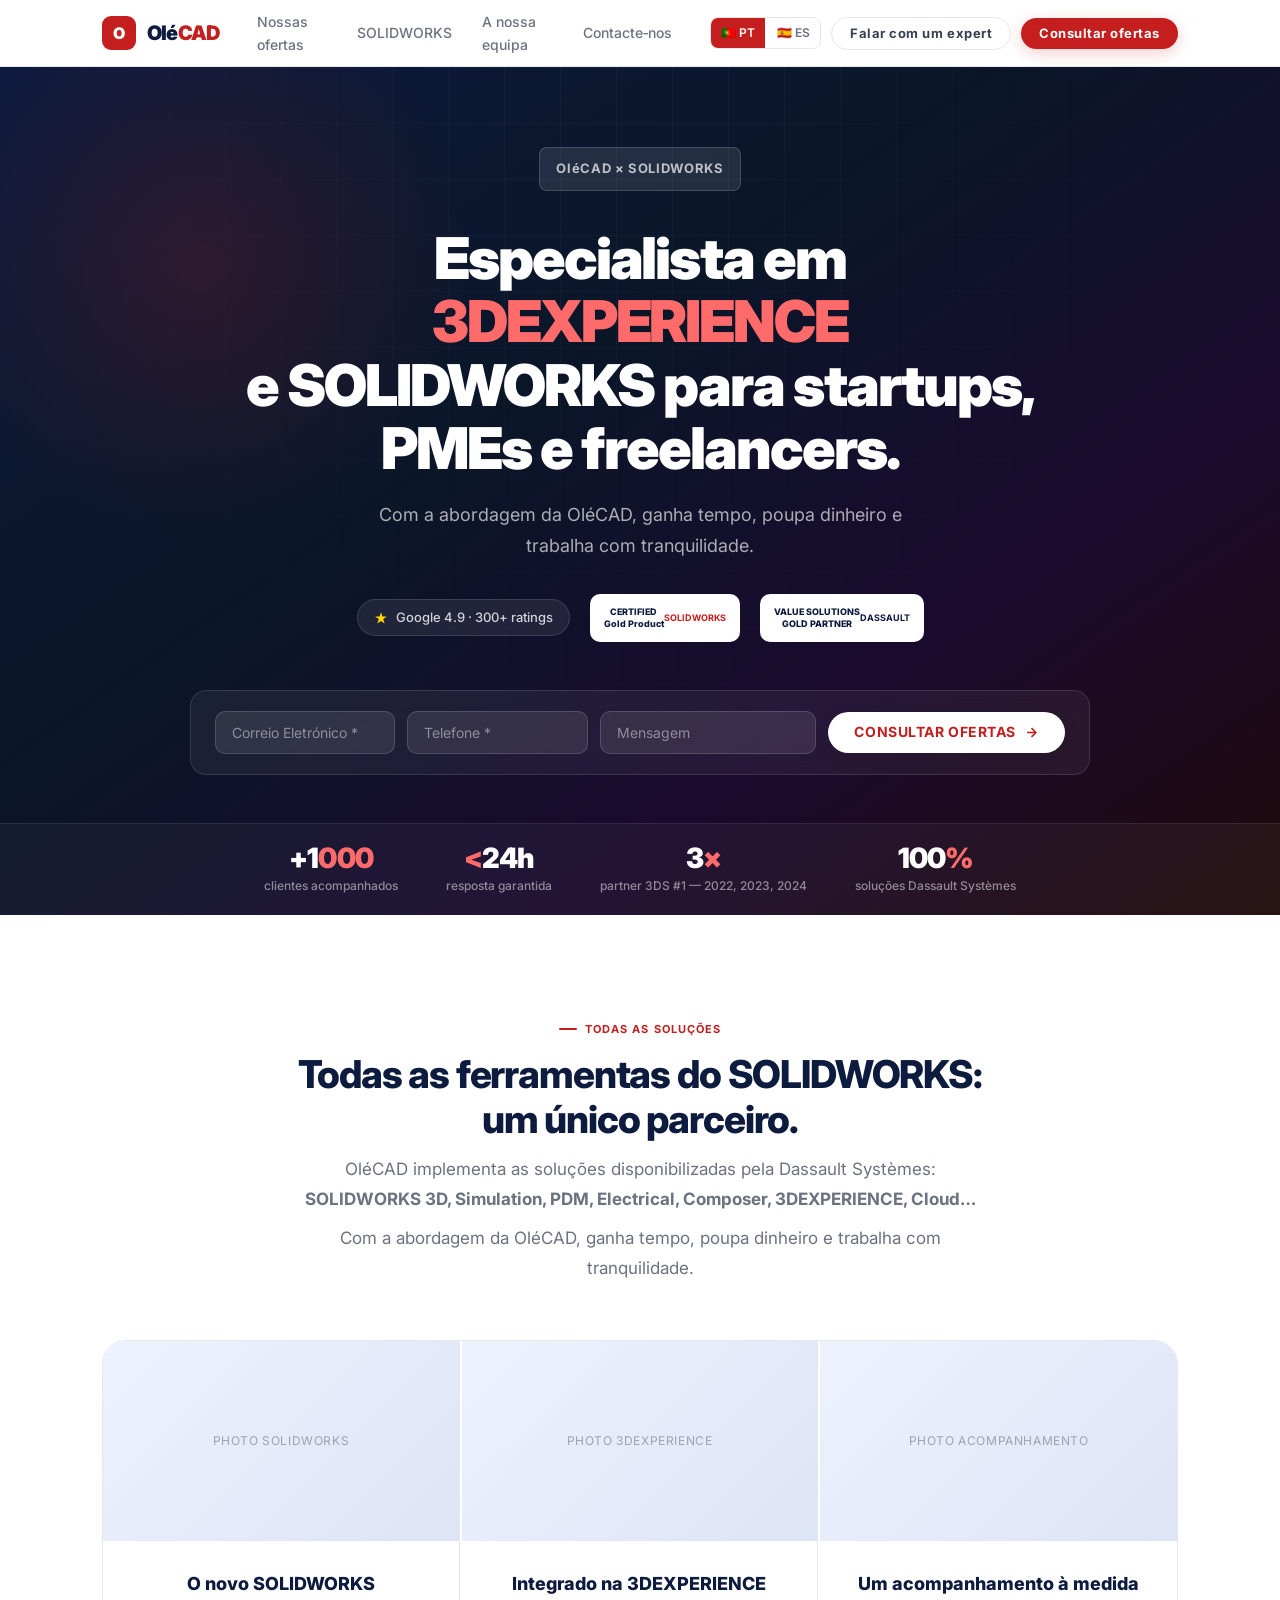
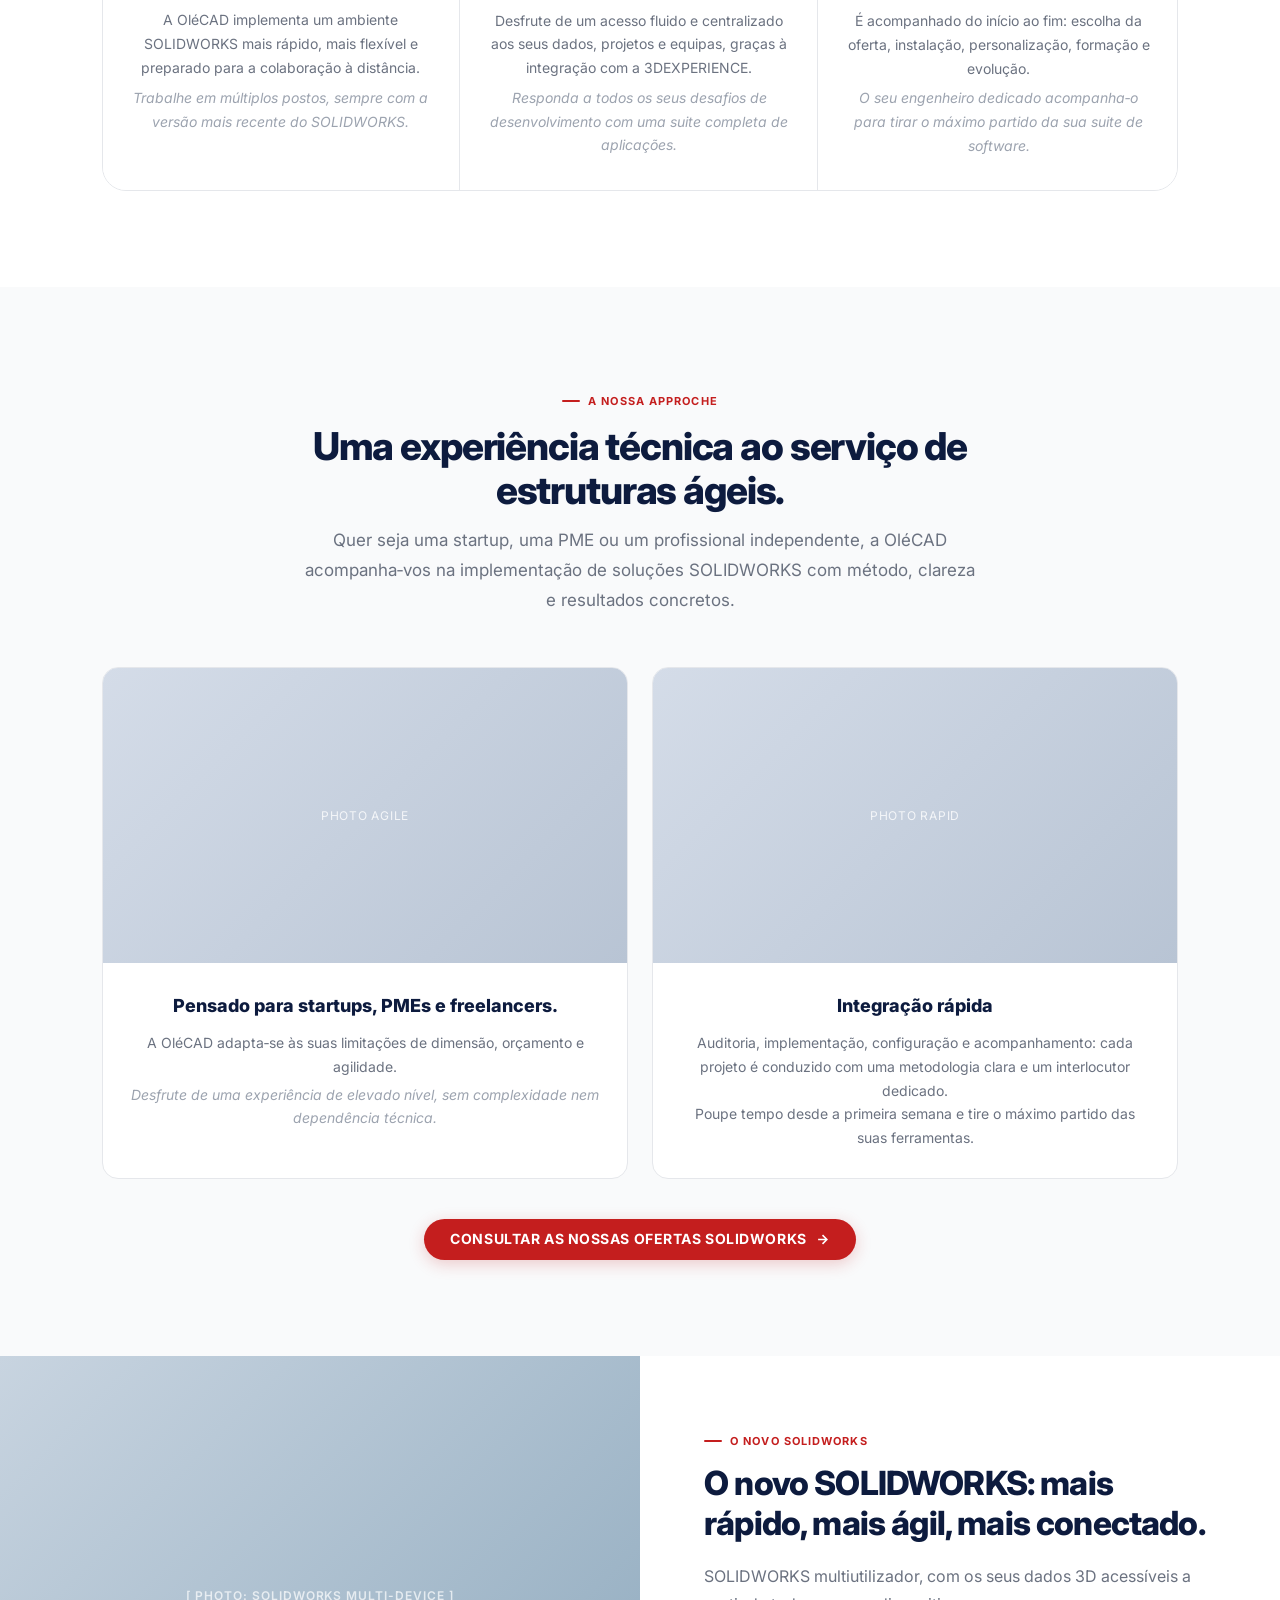
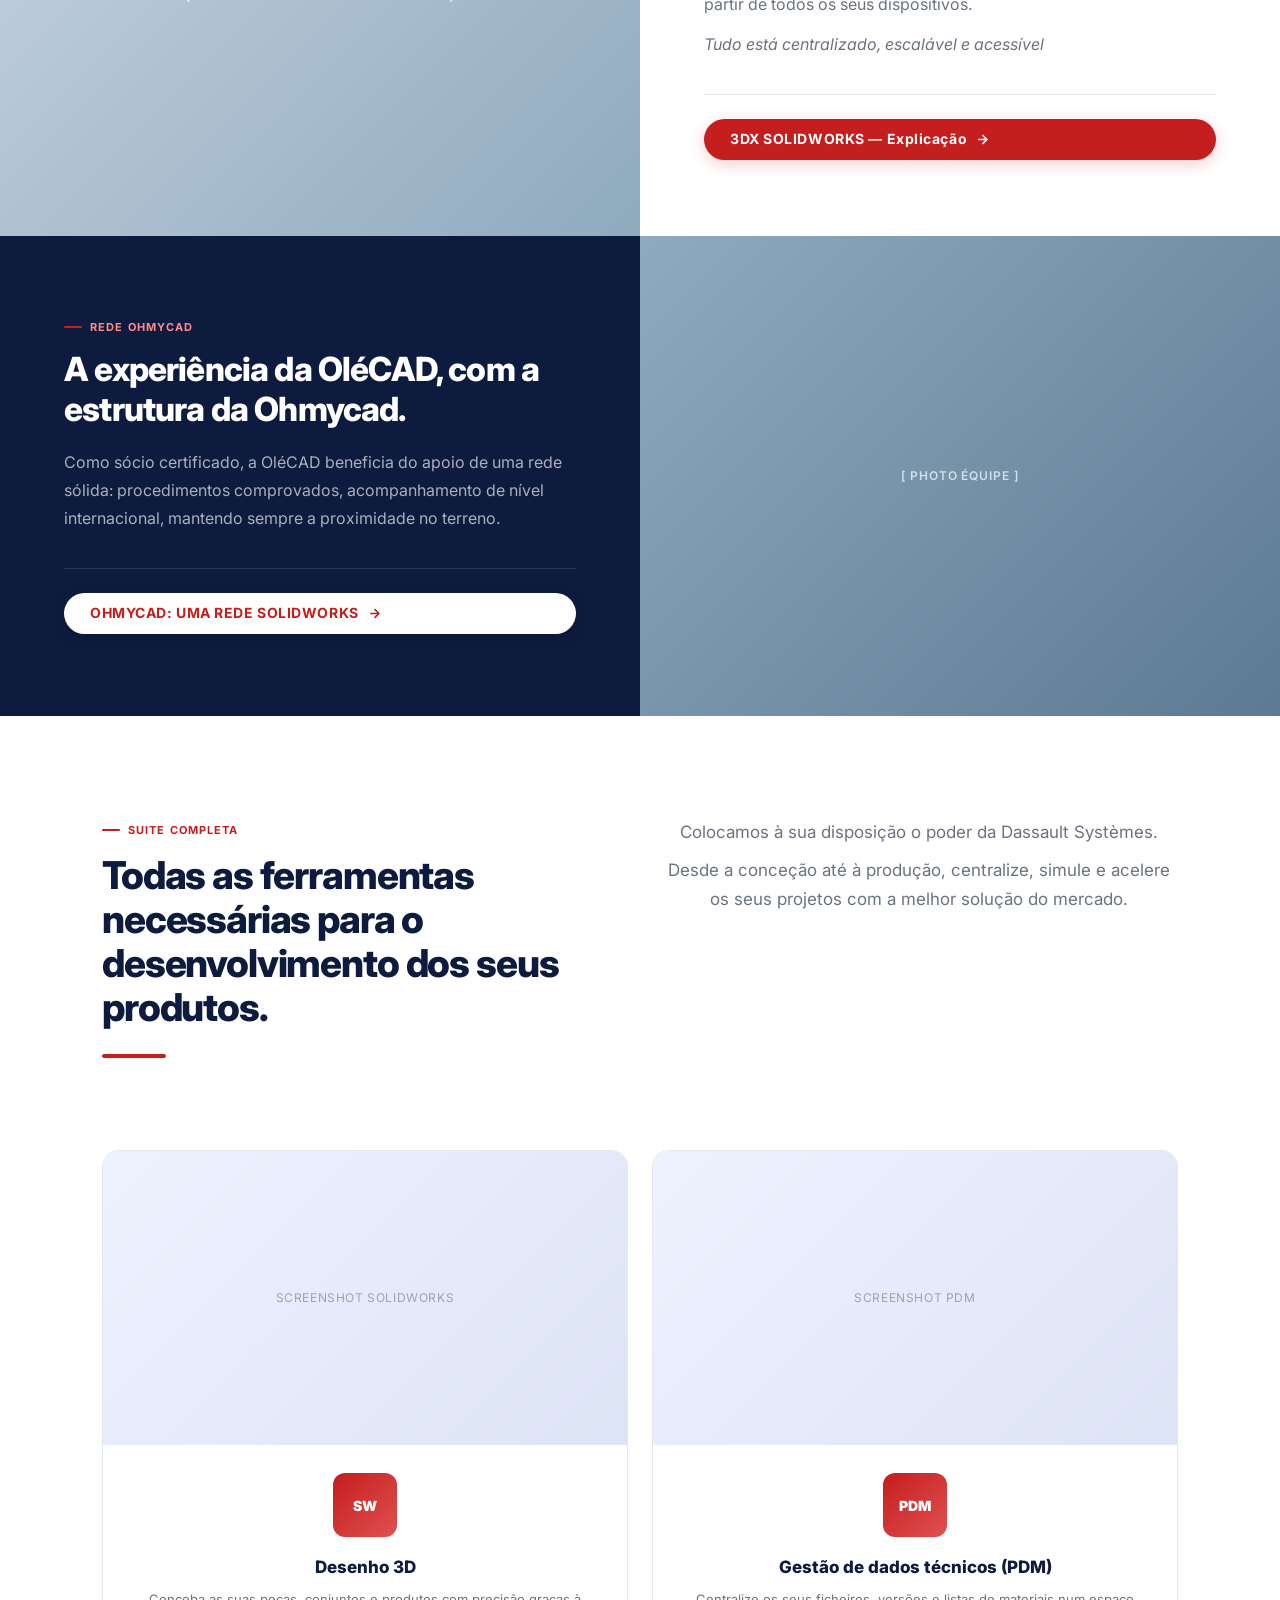
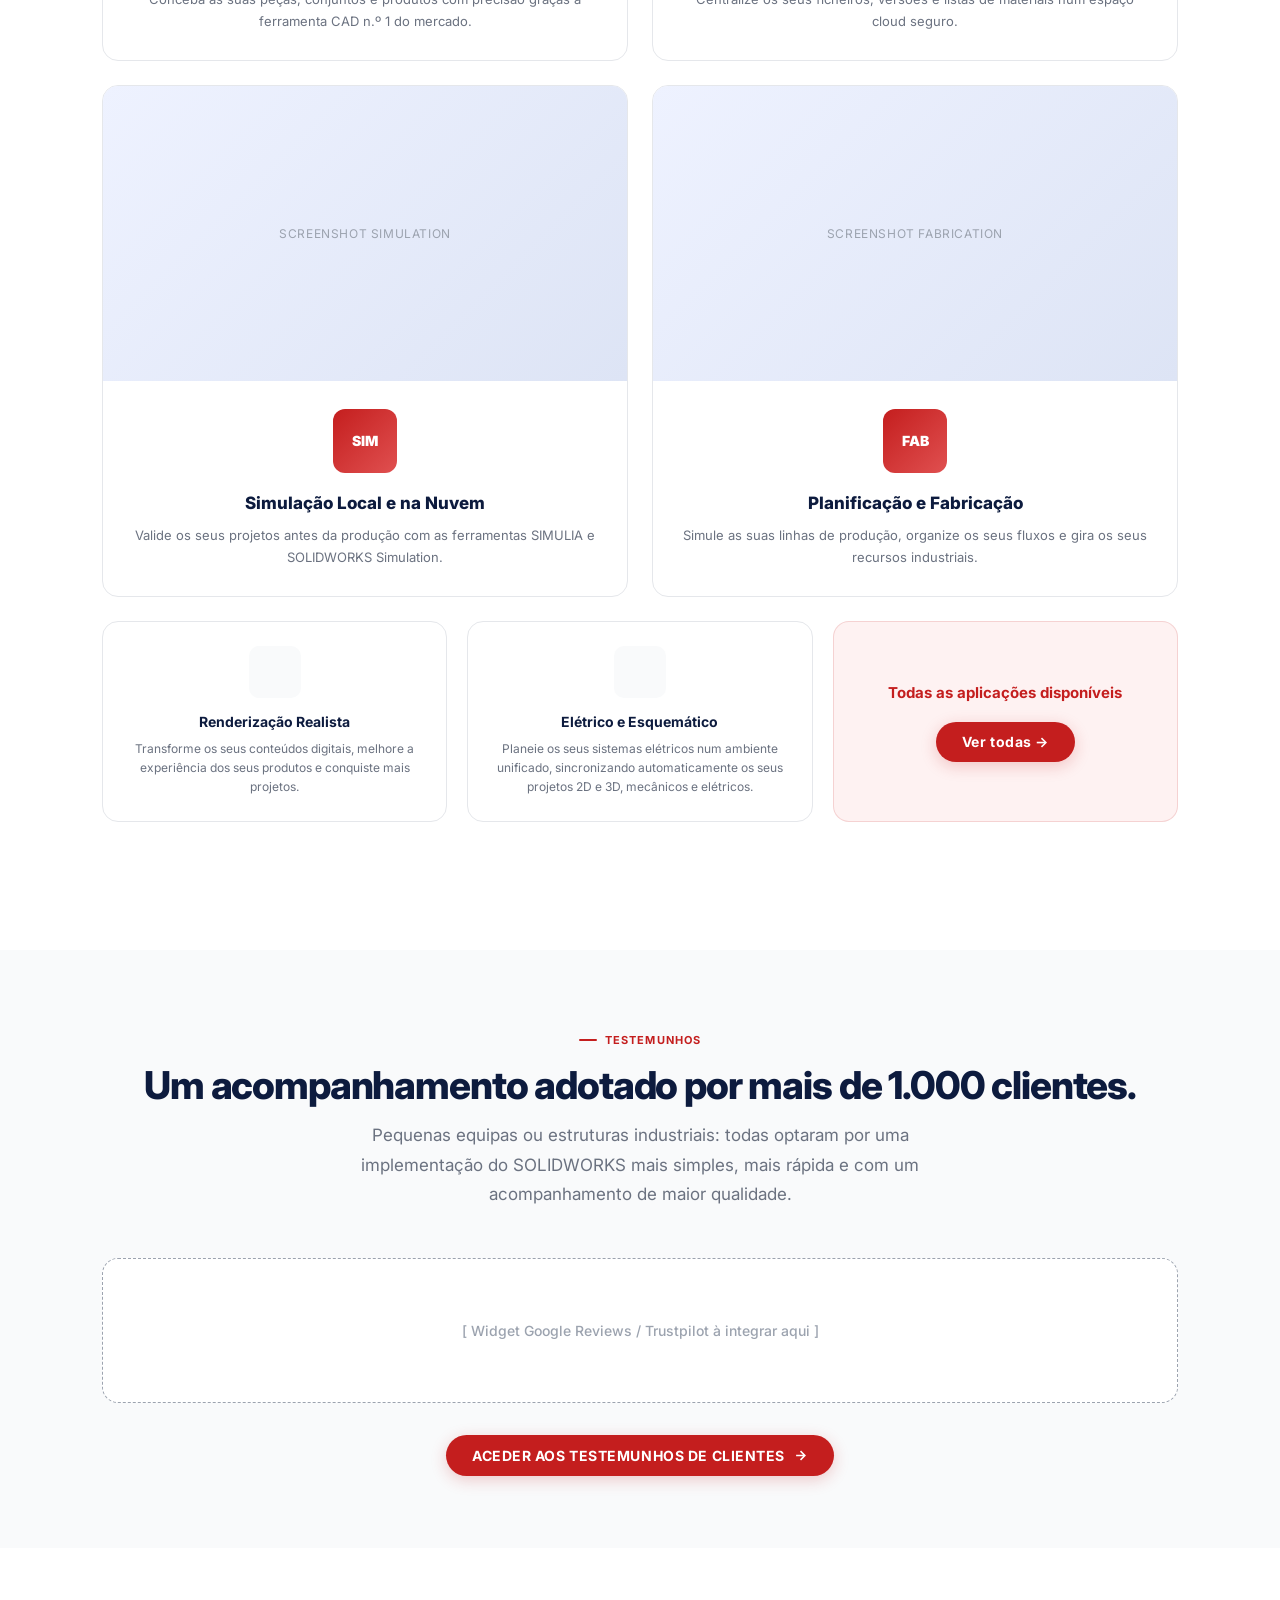
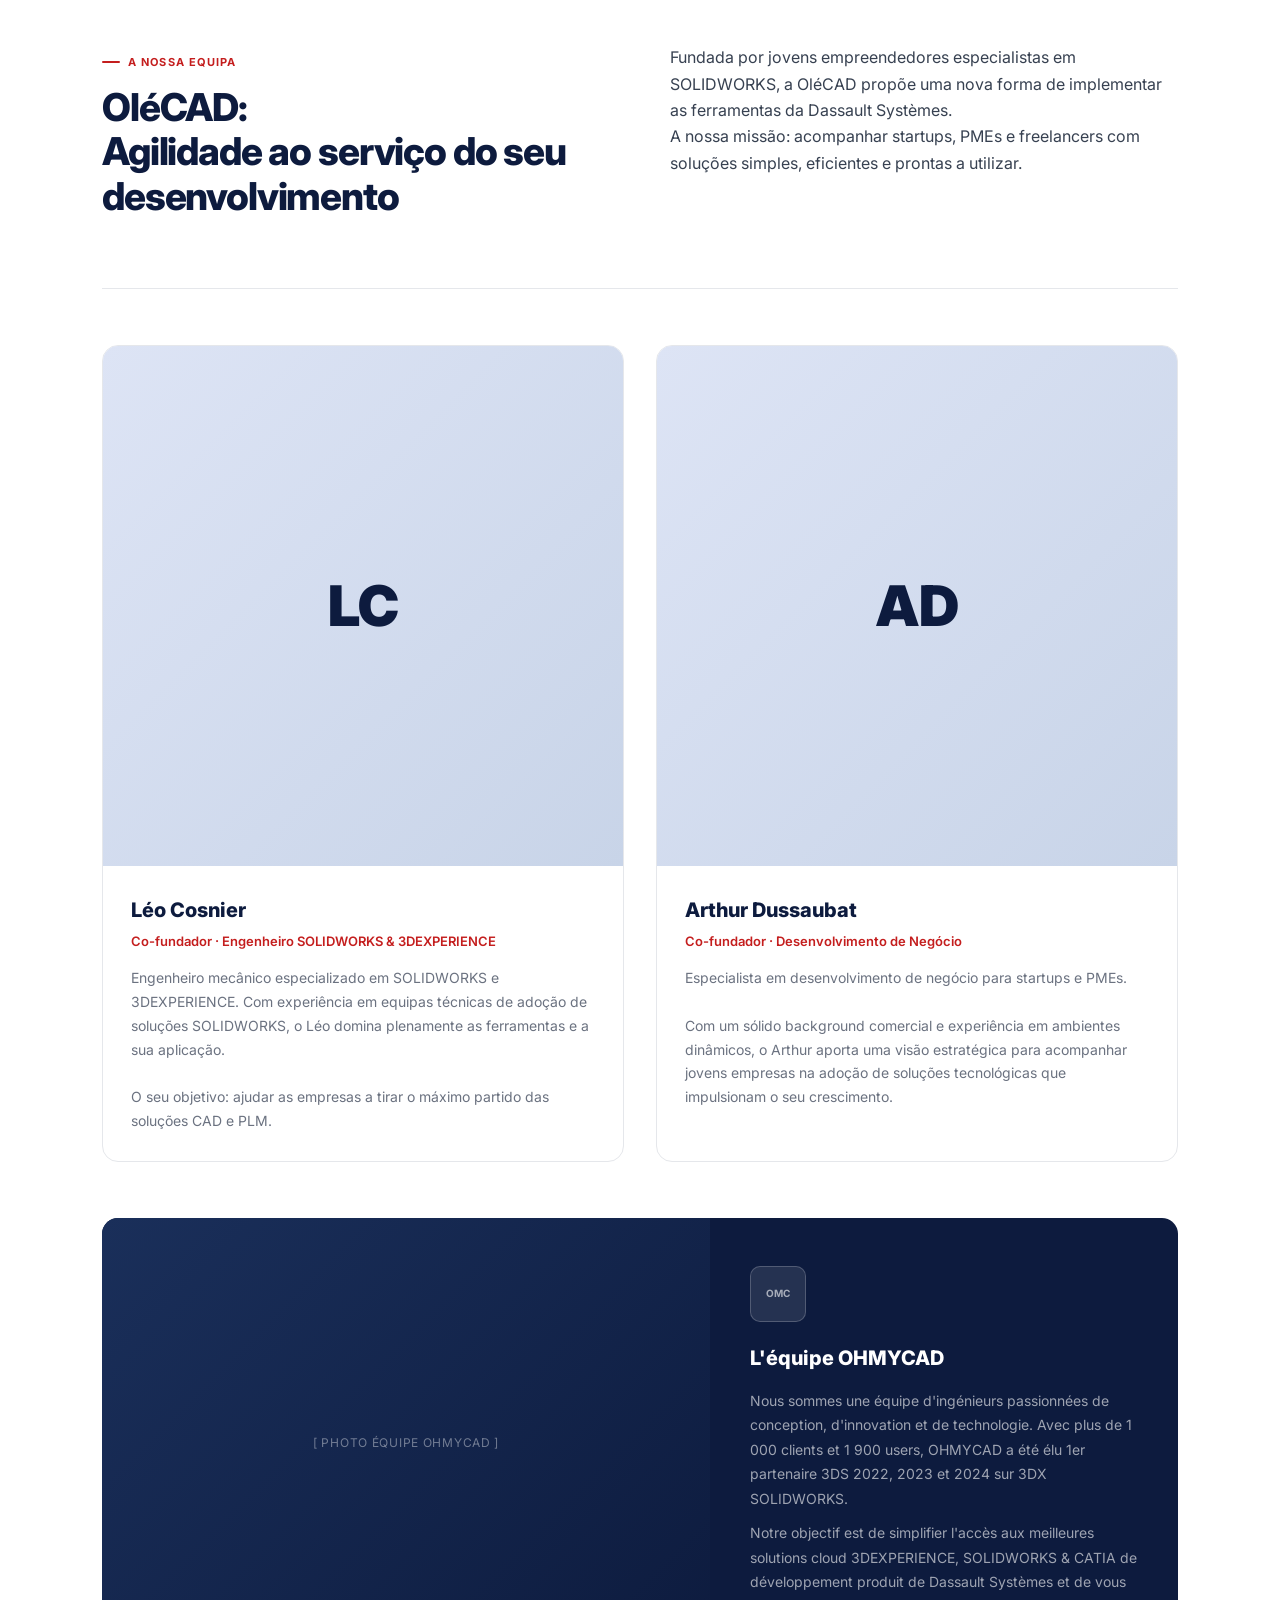
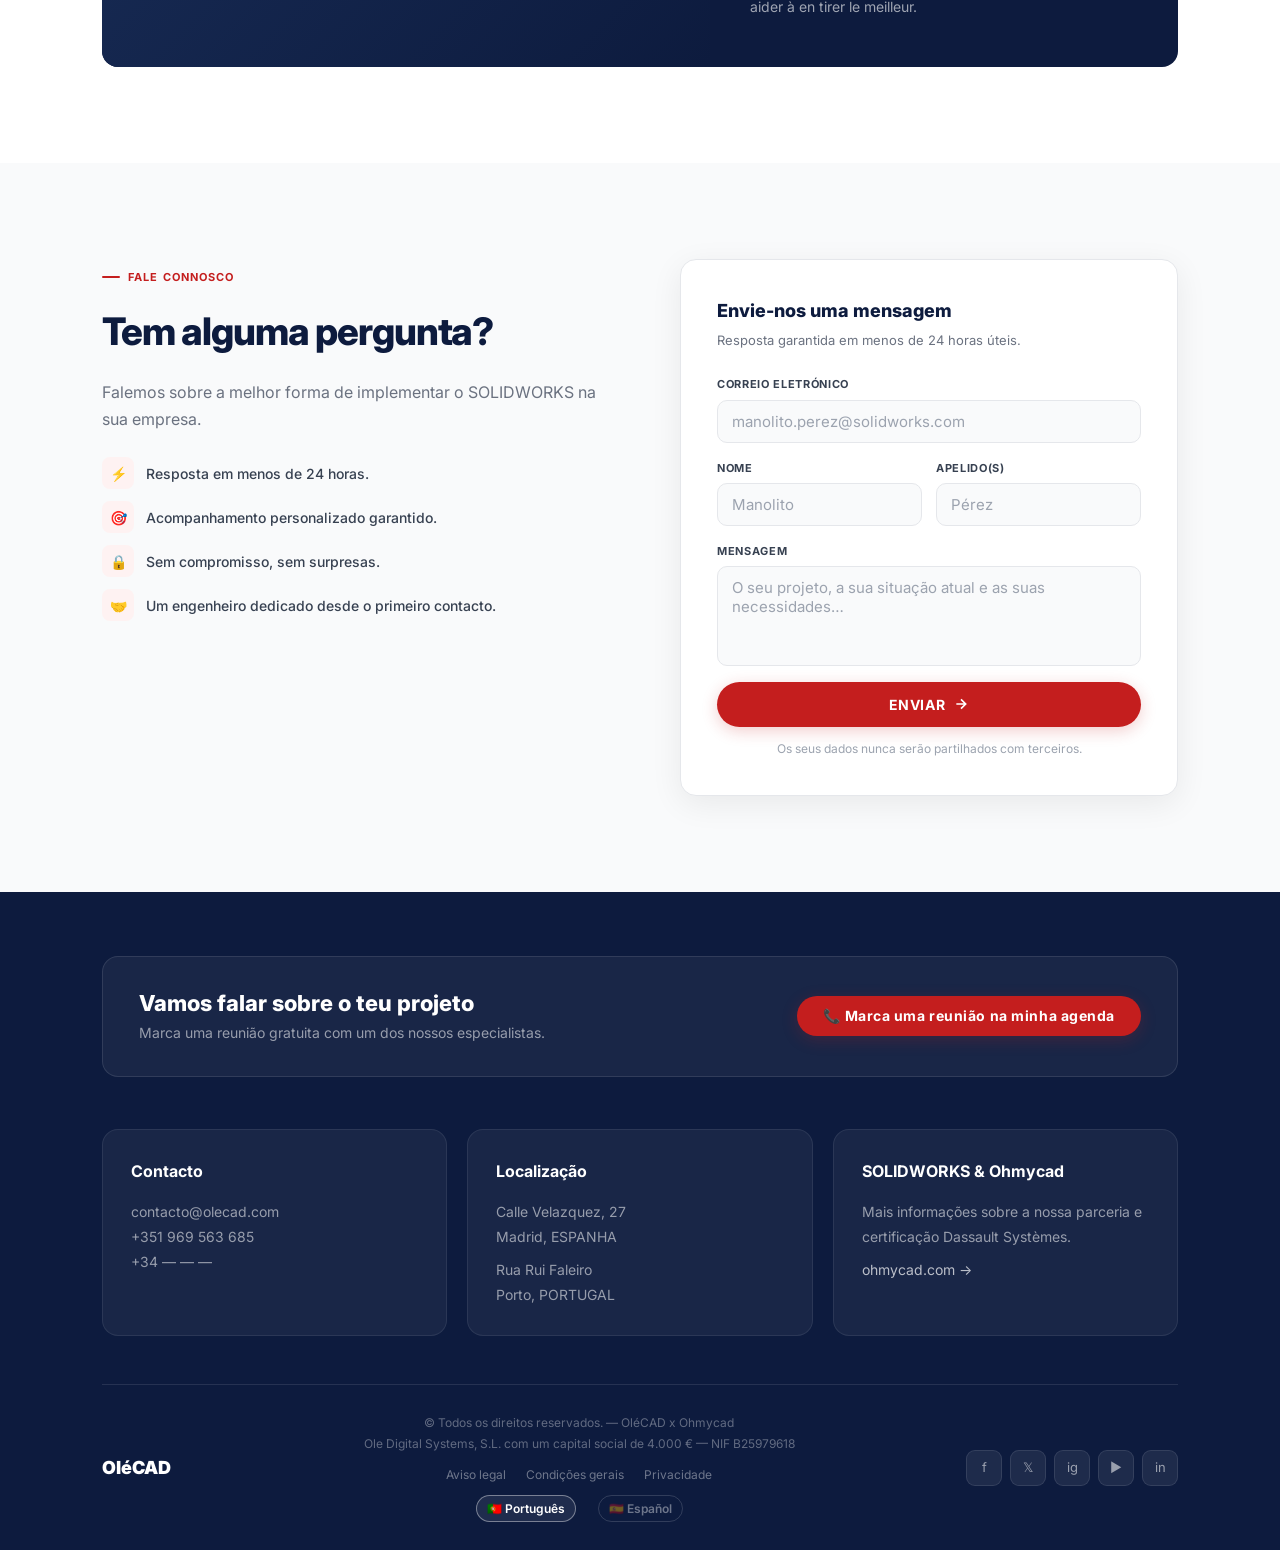
<file: olecad-modern.html>
<!DOCTYPE html>
<html lang="pt-pt">
<head>
<meta charset="UTF-8">
<meta name="viewport" content="width=device-width, initial-scale=1.0">
<title>OléCAD – Partner SOLIDWORKS & 3DEXPERIENCE | Espanha & Portugal</title>
<meta name="description" content="OléCAD, especialista em 3DEXPERIENCE e SOLIDWORKS para startups, PMEs e freelancers.">
<link rel="preconnect" href="https://fonts.googleapis.com">
<link rel="preconnect" href="https://fonts.gstatic.com" crossorigin>
<link href="https://fonts.googleapis.com/css2?family=Inter:wght@300;400;500;600;700;800;900&display=swap" rel="stylesheet">
<style>

/* ══════════════════════════════════════════
   DESIGN TOKENS
══════════════════════════════════════════ */
:root {
  --red:        #C41E1E;
  --red-dk:     #A01818;
  --red-lt:     #FEF2F2;
  --red-glow:   rgba(196,30,30,.22);
  --navy:       #0D1B3E;
  --navy2:      #1A2F5A;
  --ink:        #111827;
  --ink2:       #374151;
  --muted:      #6B7280;
  --muted2:     #9CA3AF;
  --line:       #E5E7EB;
  --line2:      #F9FAFB;
  --white:      #FFFFFF;
  --f:          'Inter', sans-serif;
  --r:          10px;
  --r2:         16px;
  --r3:         24px;
}

/* ══════════════════════════════════════════
   RESET
══════════════════════════════════════════ */
*, *::before, *::after { box-sizing: border-box; margin: 0; padding: 0; }
html { scroll-behavior: smooth; }
body {
  font-family: var(--f); color: var(--ink2);
  background: var(--white); line-height: 1.65;
  -webkit-font-smoothing: antialiased; overflow-x: hidden;
}
a { text-decoration: none; color: inherit; }
ul { list-style: none; }
img { display: block; max-width: 100%; }
input, textarea, button { font-family: var(--f); }
.container { max-width: 1140px; margin: 0 auto; padding: 0 32px; }

/* ══════════════════════════════════════════
   SCROLL ANIMATIONS
══════════════════════════════════════════ */
.reveal {
  opacity: 0; transform: translateY(28px);
  transition: opacity .65s ease, transform .65s ease;
}
.reveal.from-left  { transform: translateX(-32px); }
.reveal.from-right { transform: translateX(32px); }
.reveal.visible    { opacity: 1; transform: none; }
.delay-1 { transition-delay: .1s; }
.delay-2 { transition-delay: .2s; }
.delay-3 { transition-delay: .3s; }
.delay-4 { transition-delay: .4s; }
.delay-5 { transition-delay: .5s; }

/* ══════════════════════════════════════════
   BUTTONS
══════════════════════════════════════════ */
.btn {
  display: inline-flex; align-items: center; gap: 8px;
  font-size: 14px; font-weight: 700; letter-spacing: .04em;
  padding: 13px 26px; border-radius: 99px; border: none;
  cursor: pointer; transition: all .2s; white-space: nowrap; line-height: 1;
}
.btn-red {
  background: var(--red); color: var(--white);
  box-shadow: 0 4px 16px var(--red-glow);
}
.btn-red:hover {
  background: var(--red-dk); transform: translateY(-2px);
  box-shadow: 0 8px 28px var(--red-glow);
}
.btn-white {
  background: var(--white); color: var(--red);
  box-shadow: 0 4px 16px rgba(0,0,0,.1);
}
.btn-white:hover { background: var(--red-lt); transform: translateY(-2px); }
.btn-outline {
  background: transparent; color: var(--white);
  border: 1.5px solid rgba(255,255,255,.45);
}
.btn-outline:hover { background: rgba(255,255,255,.1); }
.btn-ghost {
  background: transparent; color: var(--ink2);
  border: 1.5px solid var(--line);
}
.btn-ghost:hover { border-color: var(--muted2); background: var(--line2); }
.btn svg { flex-shrink: 0; transition: transform .2s; }
.btn:hover svg { transform: translateX(3px); }

/* ══════════════════════════════════════════
   HEADER
══════════════════════════════════════════ */
header {
  position: sticky; top: 0; z-index: 200;
  background: rgba(255,255,255,.95);
  backdrop-filter: blur(18px); -webkit-backdrop-filter: blur(18px);
  border-bottom: 1px solid var(--line);
}
.header-inner {
  display: flex; align-items: center; justify-content: space-between;
  height: 66px; gap: 24px;
}
.logo {
  display: flex; align-items: center; gap: 11px;
  font-size: 20px; font-weight: 900; color: var(--navy);
  letter-spacing: -.04em; flex-shrink: 0;
}
.logo-mark {
  width: 34px; height: 34px; border-radius: 9px;
  background: var(--red); display: flex; align-items: center; justify-content: center;
  font-size: 16px; font-weight: 900; color: var(--white);
}
.logo-img {
  height: 34px; width: auto;
}
.nav { display: flex; align-items: center; gap: 2px; flex: 1; }
.nav a {
  font-size: 14px; font-weight: 500; color: var(--muted);
  padding: 7px 14px; border-radius: 8px; transition: all .15s;
}
.nav a:hover { color: var(--navy); background: var(--line2); }
.header-right { display: flex; align-items: center; gap: 10px; flex-shrink: 0; }
.lang-switch {
  display: flex; align-items: center; gap: 2px;
  border: 1px solid var(--line); border-radius: 8px; overflow: hidden;
}
.lang-switch a {
  font-size: 12px; font-weight: 600; padding: 5px 10px;
  color: var(--muted); transition: all .15s;
}
.lang-switch a.active, .lang-switch a:hover { background: var(--red); color: var(--white); }
.hamburger {
  display: none; flex-direction: column; gap: 5px;
  background: none; border: none; cursor: pointer; padding: 8px;
}
.hamburger span { width: 20px; height: 2px; background: var(--navy); border-radius: 2px; display: block; }
.mobile-menu {
  display: none; position: fixed; top: 66px; left: 0; right: 0; bottom: 0;
  background: var(--white); z-index: 190; padding: 24px 28px;
  flex-direction: column; gap: 4px; overflow-y: auto;
  border-top: 1px solid var(--line);
}
.mobile-menu.open { display: flex; }
.mobile-menu a {
  font-size: 16px; font-weight: 600; color: var(--navy);
  padding: 16px 0; border-bottom: 1px solid var(--line2);
}
.mobile-menu .btn { margin-top: 16px; justify-content: center; }

/* ══════════════════════════════════════════
   HERO
══════════════════════════════════════════ */
.hero {
  position: relative; overflow: hidden;
  background: linear-gradient(145deg, var(--navy) 0%, #0A1628 40%, #1A0A2E 70%, #200A0A 100%);
  padding: 80px 0 0;
  min-height: 92vh;
  display: flex; flex-direction: column;
}

/* grid overlay */
.hero::before {
  content: ''; position: absolute; inset: 0; pointer-events: none;
  background-image:
    linear-gradient(rgba(255,255,255,.04) 1px, transparent 1px),
    linear-gradient(90deg, rgba(255,255,255,.04) 1px, transparent 1px);
  background-size: 56px 56px;
  mask-image: radial-gradient(ellipse at 50% 0%, black 0%, transparent 70%);
}
/* red glow orb */
.hero::after {
  content: ''; position: absolute; top: -100px; left: -100px;
  width: 600px; height: 600px; pointer-events: none;
  background: radial-gradient(circle, rgba(196,30,30,.18) 0%, transparent 65%);
  border-radius: 50%;
}

.hero-content {
  position: relative; z-index: 1;
  max-width: 1140px; margin: 0 auto; padding: 0 32px;
  flex: 1; display: flex; flex-direction: column; align-items: center;
}

/* partner logos banner */
.hero-logos {
  display: flex; align-items: center; justify-content: center;
  gap: 24px; margin-bottom: 36px; flex-wrap: wrap;
}
.hero-logo-img {
  height: 44px; filter: brightness(10); opacity: .85;
}
.hero-logo-sep {
  color: rgba(255,255,255,.3); font-size: 24px; font-weight: 300;
}
.hero-logo-ph {
  height: 44px; padding: 0 16px;
  background: rgba(255,255,255,.1); border: 1px solid rgba(255,255,255,.15);
  border-radius: 8px; display: flex; align-items: center; justify-content: center;
  font-size: 13px; font-weight: 700; color: rgba(255,255,255,.7);
  letter-spacing: .05em;
}

.hero h1 {
  font-size: clamp(32px, 4.5vw, 58px); font-weight: 900;
  color: var(--white); letter-spacing: -.035em; line-height: 1.1;
  text-align: center; max-width: 820px; margin-bottom: 20px;
}
.hero h1 em { font-style: normal; color: #FF6B6B; }

.hero-sub {
  font-size: 18px; color: rgba(255,255,255,.65); font-weight: 400;
  text-align: center; max-width: 540px; margin-bottom: 32px; line-height: 1.7;
}

/* trust row */
.hero-trust {
  display: flex; align-items: center; justify-content: center;
  gap: 20px; flex-wrap: wrap; margin-bottom: 48px;
}
.trust-chip {
  display: flex; align-items: center; gap: 8px;
  background: rgba(255,255,255,.08); border: 1px solid rgba(255,255,255,.12);
  color: rgba(255,255,255,.8); font-size: 13px; font-weight: 500;
  padding: 7px 16px; border-radius: 99px;
}
.trust-chip svg { color: #FFD700; flex-shrink: 0; }
.trust-badge {
  height: 48px; background: var(--white); border-radius: 10px;
  overflow: hidden; padding: 4px 12px;
  display: flex; align-items: center; justify-content: center;
}
.trust-badge img { height: 38px; width: auto; object-fit: contain; }
.trust-badge-ph {
  height: 48px; background: var(--white); border-radius: 10px;
  padding: 6px 14px; display: flex; align-items: center; justify-content: center;
  font-size: 9px; font-weight: 800; color: var(--navy); text-align: center; line-height: 1.3;
}

/* hero form */
.hero-form {
  width: 100%; max-width: 900px;
  background: rgba(255,255,255,.06); backdrop-filter: blur(12px);
  border: 1px solid rgba(255,255,255,.12);
  border-radius: var(--r2); padding: 20px 24px;
  margin-bottom: 0;
}
.hero-form-row {
  display: grid; grid-template-columns: 1fr 1fr 1.2fr auto;
  gap: 12px; align-items: center;
}
.hero-form input {
  background: rgba(255,255,255,.09); border: 1px solid rgba(255,255,255,.15);
  color: var(--white); padding: 12px 16px; border-radius: var(--r);
  font-size: 14px; outline: none; transition: border-color .2s; width: 100%;
}
.hero-form input::placeholder { color: rgba(255,255,255,.45); }
.hero-form input:focus { border-color: rgba(255,255,255,.4); background: rgba(255,255,255,.12); }

/* hero bottom strip — slides into content */
.hero-strip {
  position: relative; z-index: 1;
  margin-top: 48px;
  width: 100%;
  background: rgba(255,255,255,.04); border-top: 1px solid rgba(255,255,255,.08);
  padding: 20px 32px;
  display: flex; align-items: center; justify-content: center; gap: 48px; flex-wrap: wrap;
}
.hero-stat { text-align: center; }
.hero-stat-num { font-size: 28px; font-weight: 900; color: var(--white); letter-spacing: -.03em; line-height: 1; }
.hero-stat-num span { color: #FF6B6B; }
.hero-stat-label { font-size: 12px; color: rgba(255,255,255,.5); margin-top: 4px; font-weight: 500; }

/* ══════════════════════════════════════════
   SECTION HELPERS
══════════════════════════════════════════ */
.sec { padding: 96px 0; }
.sec-sm { padding: 72px 0; }
.sec-alt { background: var(--line2); }
.eyebrow {
  display: inline-flex; align-items: center; gap: 8px;
  font-size: 11px; font-weight: 700; letter-spacing: .1em;
  text-transform: uppercase; color: var(--red); margin-bottom: 14px;
}
.eyebrow::before { content: ''; width: 18px; height: 2px; background: var(--red); border-radius: 2px; }
.sec-h2 {
  font-size: clamp(26px, 3vw, 40px); font-weight: 800;
  color: var(--navy); letter-spacing: -.03em; line-height: 1.15; margin-bottom: 14px;
}
.sec-lead {
  font-size: 17px; color: var(--muted); line-height: 1.75;
}

/* ══════════════════════════════════════════
   TOUTES LES OUTILS — 3 cards
══════════════════════════════════════════ */
.tools-intro { text-align: center; max-width: 700px; margin: 0 auto 56px; }
.tools-intro .sec-lead { margin: 0 auto; }

.tools-grid {
  display: grid; grid-template-columns: repeat(3,1fr); gap: 2px;
  border: 1px solid var(--line); border-radius: var(--r3); overflow: hidden;
}
.tool-card {
  background: var(--white); padding: 0;
  border-right: 1px solid var(--line);
  transition: background .2s;
}
.tool-card:last-child { border-right: none; }
.tool-card:hover { background: var(--line2); }
.tool-card-img {
  width: 100%; aspect-ratio: 16/9; overflow: hidden;
  background: linear-gradient(135deg, #EEF2FF, #DDE4F5);
}
.tool-card-img img { width: 100%; height: 100%; object-fit: cover; display: block; transition: transform .4s; }
.tool-card:hover .tool-card-img img { transform: scale(1.03); }
.tool-card-img-ph {
  width: 100%; aspect-ratio: 16/9;
  background: linear-gradient(135deg, #EEF2FF, #DDE4F5);
  display: flex; align-items: center; justify-content: center;
  font-size: 12px; color: var(--muted2); letter-spacing: .05em; text-transform: uppercase;
}
.tool-card-body { padding: 28px 26px 32px; text-align: center; }
.tool-card-title { font-size: 18px; font-weight: 800; color: var(--navy); margin-bottom: 10px; }
.tool-card-text { font-size: 14px; color: var(--muted); line-height: 1.7; }
.tool-card-text em { font-style: italic; display: block; margin-top: 6px; color: var(--muted2); }
.tools-cta { text-align: center; margin-top: 40px; }

/* ══════════════════════════════════════════
   AGILE — 2x2 grid + CTA
══════════════════════════════════════════ */
.agile-header { max-width: 680px; margin: 0 auto 52px; text-align: center; }

.agile-grid { display: grid; grid-template-columns: 1fr 1fr; gap: 24px; margin-bottom: 40px; }
.agile-card {
  background: var(--white); border: 1px solid var(--line);
  border-radius: var(--r2); overflow: hidden;
  transition: box-shadow .2s, border-color .2s;
}
.agile-card:hover { box-shadow: 0 12px 40px rgba(0,0,0,.08); border-color: rgba(196,30,30,.2); }
.agile-img {
  width: 100%; aspect-ratio: 16/9; overflow: hidden;
  background: linear-gradient(135deg, #EEF2FF, #DDE4F5);
}
.agile-img img { width: 100%; height: 100%; object-fit: cover; transition: transform .4s; }
.agile-card:hover .agile-img img { transform: scale(1.03); }
.agile-img-ph {
  width: 100%; aspect-ratio: 16/9;
  background: linear-gradient(135deg, #d4dce8, #b8c4d4);
  display: flex; align-items: center; justify-content: center;
  font-size: 12px; color: rgba(255,255,255,.8); letter-spacing: .06em; text-transform: uppercase;
}
.agile-body { padding: 28px; text-align: center; }
.agile-body h3 { font-size: 18px; font-weight: 800; color: var(--navy); margin-bottom: 10px; }
.agile-body p { font-size: 14px; color: var(--muted); line-height: 1.7; }
.agile-body p em { font-style: italic; color: var(--muted2); display: block; margin-top: 4px; }
.agile-cta { text-align: center; }

/* ══════════════════════════════════════════
   SPLIT SECTIONS — alternating
══════════════════════════════════════════ */
.split {
  display: grid; grid-template-columns: 1fr 1fr;
  min-height: 480px;
}
.split-media {
  position: relative; overflow: hidden;
  background: linear-gradient(135deg, #C8D0E0, #9AAABE);
}
.split-media img { width: 100%; height: 100%; object-fit: cover; display: block; }
.split-media-ph {
  width: 100%; height: 100%; min-height: 420px;
  display: flex; align-items: center; justify-content: center;
  font-size: 12px; color: rgba(255,255,255,.7);
  font-weight: 600; letter-spacing: .08em; text-transform: uppercase;
}
.split-text {
  display: flex; flex-direction: column; justify-content: center;
  padding: 72px 64px; background: var(--white);
}
.split-text.dark {
  background: var(--navy);
}
.split-text.dark h2 { color: var(--white); }
.split-text.dark p { color: rgba(255,255,255,.65); }
.split-text h2 {
  font-size: clamp(22px, 2.6vw, 34px); font-weight: 800;
  color: var(--navy); letter-spacing: -.025em; line-height: 1.2; margin-bottom: 18px;
}
.split-text p { font-size: 16px; color: var(--muted); line-height: 1.75; margin-bottom: 12px; }
.split-text p em { font-style: italic; }
.split-sep { border: none; border-top: 1px solid rgba(255,255,255,.12); margin: 24px 0; }
.split-sep.light { border-color: var(--line); }

/* ══════════════════════════════════════════
   SERVICES — apps grid
══════════════════════════════════════════ */
.services-header {
  display: grid; grid-template-columns: 1fr 1fr;
  gap: 40px; align-items: start; margin-bottom: 52px;
}
.services-header-right { padding-top: 6px; }
.services-header-right .sec-lead { text-align: center; }
.services-sep {
  height: 4px; width: 64px; background: var(--red); border-radius: 2px; margin: 24px 0 40px;
}

.apps-grid {
  display: grid; grid-template-columns: 1fr 1fr; gap: 24px; margin-bottom: 24px;
}
.app-card {
  background: var(--white); border: 1px solid var(--line);
  border-radius: var(--r2); overflow: hidden;
  transition: box-shadow .2s, border-color .2s, transform .2s;
}
.app-card:hover {
  box-shadow: 0 16px 48px rgba(0,0,0,.09);
  border-color: rgba(196,30,30,.18);
  transform: translateY(-3px);
}
.app-screen {
  width: 100%; aspect-ratio: 16/9; overflow: hidden;
  background: linear-gradient(135deg, #EEF2FF, #DDE4F5);
}
.app-screen img { width: 100%; height: 100%; object-fit: cover; transition: transform .4s; }
.app-card:hover .app-screen img { transform: scale(1.02); }
.app-screen-ph {
  width: 100%; aspect-ratio: 16/9;
  background: linear-gradient(135deg, #EEF2FF, #DDE4F5);
  display: flex; align-items: center; justify-content: center;
  font-size: 12px; color: var(--muted2); letter-spacing: .05em; text-transform: uppercase;
}
.app-body { padding: 28px; text-align: center; }
.app-icon {
  width: 64px; height: 64px; border-radius: 12px; overflow: hidden;
  margin: 0 auto 16px; background: var(--line2);
  display: flex; align-items: center; justify-content: center;
}
.app-icon img { width: 100%; height: 100%; object-fit: contain; }
.app-icon-ph {
  width: 64px; height: 64px; border-radius: 12px;
  background: linear-gradient(135deg, var(--red), #e05050);
  display: flex; align-items: center; justify-content: center;
  font-size: 14px; font-weight: 900; color: var(--white);
  margin: 0 auto 16px;
}
.app-name { font-size: 17px; font-weight: 800; color: var(--navy); margin-bottom: 8px; }
.app-desc { font-size: 13px; color: var(--muted); line-height: 1.65; }

/* Mini apps row — Render + Electrical */
.apps-mini {
  display: grid; grid-template-columns: 1fr 1fr 1fr; gap: 20px; margin-bottom: 32px;
}
.app-mini-card {
  background: var(--white); border: 1px solid var(--line);
  border-radius: var(--r2); padding: 24px;
  display: flex; flex-direction: column; align-items: center; text-align: center;
  transition: all .2s;
}
.app-mini-card:hover { box-shadow: 0 8px 28px rgba(0,0,0,.07); border-color: rgba(196,30,30,.15); }
.app-mini-icon {
  width: 52px; height: 52px; border-radius: 10px; overflow: hidden;
  margin-bottom: 12px; background: var(--line2);
  display: flex; align-items: center; justify-content: center;
}
.app-mini-icon img { width: 100%; height: 100%; object-fit: contain; }
.app-mini-name { font-size: 14px; font-weight: 700; color: var(--navy); margin-bottom: 6px; }
.app-mini-desc { font-size: 12px; color: var(--muted); line-height: 1.6; }
.apps-cta-row { text-align: center; }

/* ══════════════════════════════════════════
   SOCIAL PROOF
══════════════════════════════════════════ */
.proof-header { text-align: center; margin-bottom: 48px; }
.proof-header .sec-lead { max-width: 640px; margin: 0 auto; }
.proof-widget {
  background: var(--white); border: 1px dashed var(--muted2);
  border-radius: var(--r2); padding: 60px 32px;
  text-align: center; margin-bottom: 32px;
  font-size: 14px; color: var(--muted2); font-weight: 500;
}
.proof-cta { text-align: center; }

/* ══════════════════════════════════════════
   TEAM
══════════════════════════════════════════ */
.team-intro {
  display: grid; grid-template-columns: 1fr 1fr; gap: 60px; align-items: start;
  padding-bottom: 56px; margin-bottom: 56px;
  border-bottom: 1px solid var(--line);
}
.team-intro-right p { font-size: 16px; color: var(--muted); line-height: 1.75; }
.team-intro-right p + p { margin-top: 12px; }

.team-grid { display: grid; grid-template-columns: 1fr 1fr; gap: 32px; margin-bottom: 56px; }
.team-card {
  background: var(--white); border: 1px solid var(--line);
  border-radius: var(--r2); overflow: hidden;
  transition: box-shadow .2s, border-color .2s;
}
.team-card:hover { box-shadow: 0 16px 48px rgba(0,0,0,.08); border-color: rgba(196,30,30,.2); }
.team-photo {
  width: 100%; aspect-ratio: 1; overflow: hidden;
  background: linear-gradient(135deg, #DDE4F5, #C8D4E8);
}
.team-photo img { width: 100%; height: 100%; object-fit: cover; object-position: center top; display: block; }
.team-photo-ph {
  width: 100%; aspect-ratio: 1;
  background: linear-gradient(135deg, #DDE4F5, #C8D4E8);
  display: flex; align-items: center; justify-content: center;
  font-size: 56px; font-weight: 900; color: var(--navy);
}
.team-info { padding: 28px; }
.team-name { font-size: 20px; font-weight: 800; color: var(--navy); margin-bottom: 4px; }
.team-role { font-size: 13px; color: var(--red); font-weight: 600; margin-bottom: 14px; }
.team-bio { font-size: 14px; color: var(--muted); line-height: 1.7; }

.team-omc-strip {
  background: var(--navy); border-radius: var(--r2); overflow: hidden;
  display: grid; grid-template-columns: 1.3fr 1fr;
}
.team-omc-media { overflow: hidden; }
.team-omc-media img { width: 100%; height: 100%; object-fit: cover; display: block; }
.team-omc-media-ph {
  width: 100%; height: 100%; min-height: 300px;
  background: linear-gradient(135deg, #1A2F5A, #0D1B3E);
  display: flex; align-items: center; justify-content: center;
  font-size: 12px; color: rgba(255,255,255,.4); letter-spacing: .06em; text-transform: uppercase;
}
.team-omc-text { padding: 48px 40px; display: flex; flex-direction: column; justify-content: center; }
.team-omc-logo { width: 56px; height: 56px; border-radius: 10px; overflow: hidden; margin-bottom: 20px; }
.team-omc-logo img { width: 100%; height: 100%; object-fit: contain; background: var(--white); }
.team-omc-logo-ph {
  width: 56px; height: 56px; border-radius: 10px;
  background: rgba(255,255,255,.1); border: 1px solid rgba(255,255,255,.2);
  display: flex; align-items: center; justify-content: center;
  font-size: 10px; color: rgba(255,255,255,.6); font-weight: 700; margin-bottom: 20px;
}
.team-omc-text h3 { font-size: 20px; font-weight: 800; color: var(--white); margin-bottom: 14px; }
.team-omc-text p { font-size: 14px; color: rgba(255,255,255,.6); line-height: 1.75; }
.team-omc-text p + p { margin-top: 10px; }

/* ══════════════════════════════════════════
   CONTACT
══════════════════════════════════════════ */
.contact-section {
  position: relative; overflow: hidden;
  background: var(--line2);
}
.contact-bg-img {
  position: absolute; inset: 0; z-index: 0;
  background: url('https://olecad.ohmycad.com/wp-content/uploads/sites/19/2026/01/back-1024x673.png') center/cover no-repeat;
  opacity: .06;
}
.contact-inner {
  position: relative; z-index: 1;
  display: grid; grid-template-columns: 1fr 1fr; gap: 80px; align-items: start;
}
.contact-left h2 { font-size: clamp(26px, 3vw, 38px); font-weight: 800; color: var(--navy); margin-bottom: 16px; letter-spacing: -.03em; }
.contact-left > p { font-size: 16px; color: var(--muted); line-height: 1.7; margin-bottom: 24px; }
.contact-promises { display: flex; flex-direction: column; gap: 12px; }
.promise-item { display: flex; align-items: center; gap: 12px; }
.promise-icon {
  width: 32px; height: 32px; border-radius: 8px; flex-shrink: 0;
  background: var(--red-lt); display: flex; align-items: center; justify-content: center;
  color: var(--red); font-size: 14px;
}
.promise-label { font-size: 14px; color: var(--ink2); font-weight: 500; }

.contact-form {
  background: var(--white); border: 1px solid var(--line);
  border-radius: var(--r2); padding: 36px;
  box-shadow: 0 8px 32px rgba(0,0,0,.07);
}
.form-title { font-size: 18px; font-weight: 800; color: var(--navy); margin-bottom: 4px; }
.form-hint  { font-size: 13px; color: var(--muted); margin-bottom: 24px; }
.form-row   { display: grid; grid-template-columns: 1fr 1fr; gap: 14px; }
.fg { display: flex; flex-direction: column; gap: 6px; margin-bottom: 16px; }
.fg label { font-size: 11px; font-weight: 700; color: var(--ink2); letter-spacing: .06em; text-transform: uppercase; }
.fg input, .fg textarea {
  background: var(--line2); border: 1.5px solid var(--line);
  color: var(--navy); padding: 11px 14px; border-radius: var(--r);
  font-size: 15px; outline: none; width: 100%; resize: none;
  transition: border-color .18s, box-shadow .18s;
}
.fg input:focus, .fg textarea:focus {
  border-color: var(--red); background: var(--white);
  box-shadow: 0 0 0 3px rgba(196,30,30,.08);
}
.fg input::placeholder, .fg textarea::placeholder { color: var(--muted2); }
.fg textarea { min-height: 100px; }
.form-submit {
  width: 100%; background: var(--red); color: var(--white);
  padding: 14px; border-radius: 99px;
  font-size: 14px; font-weight: 700; letter-spacing: .04em;
  border: none; cursor: pointer;
  display: flex; align-items: center; justify-content: center; gap: 8px;
  transition: all .2s;
  box-shadow: 0 4px 16px var(--red-glow);
}
.form-submit:hover { background: var(--red-dk); transform: translateY(-1px); box-shadow: 0 8px 24px var(--red-glow); }
.form-note { font-size: 12px; color: var(--muted2); text-align: center; margin-top: 12px; }

/* ══════════════════════════════════════════
   FOOTER
══════════════════════════════════════════ */
footer {
  background: var(--navy); padding: 64px 0 28px;
}

/* CTA Banner */
.footer-cta {
  background: rgba(255,255,255,.05); border: 1px solid rgba(255,255,255,.1);
  border-radius: var(--r2); padding: 32px 36px; margin-bottom: 52px;
  display: flex; align-items: center; justify-content: space-between; gap: 24px; flex-wrap: wrap;
}
.footer-cta-title { font-size: clamp(18px, 2vw, 22px); font-weight: 800; color: var(--white); line-height: 1.3; }
.footer-cta-sub { font-size: 14px; color: rgba(255,255,255,.55); margin-top: 4px; }

/* 3 info cards */
.footer-cards { display: grid; grid-template-columns: repeat(3, 1fr); gap: 20px; margin-bottom: 48px; }
.footer-card {
  background: rgba(255,255,255,.05); border: 1px solid rgba(255,255,255,.08);
  border-radius: var(--r2); padding: 28px; border-radius: var(--r2);
}
.footer-card h4 { font-size: 16px; font-weight: 700; color: var(--white); margin-bottom: 14px; }
.footer-card p, .footer-card a {
  font-size: 14px; color: rgba(255,255,255,.55); line-height: 1.8; display: block;
  transition: color .15s;
}
.footer-card a:hover { color: rgba(255,255,255,.9); }

.footer-sep { border: none; border-top: 1px solid rgba(255,255,255,.1); margin-bottom: 28px; }

.footer-bottom {
  display: grid; grid-template-columns: auto 1fr auto; align-items: center; gap: 24px;
}
.footer-logo { width: 90px; }
.footer-logo img { width: 100%; }
.footer-logo-ph { color: var(--white); font-size: 18px; font-weight: 900; }
.footer-copy { text-align: center; }
.footer-copy p { font-size: 12px; color: rgba(255,255,255,.35); line-height: 1.7; }
.footer-copy a { font-size: 12px; color: rgba(255,255,255,.4); margin: 0 8px; transition: color .15s; }
.footer-copy a:hover { color: rgba(255,255,255,.8); }
.footer-langs { display: flex; gap: 6px; margin-top: 8px; justify-content: center; }
.footer-lang { font-size: 12px; font-weight: 600; color: rgba(255,255,255,.5); padding: 3px 10px; border-radius: 99px; border: 1px solid rgba(255,255,255,.15); transition: all .15s; }
.footer-lang:hover, .footer-lang.active { color: var(--white); border-color: rgba(255,255,255,.4); background: rgba(255,255,255,.08); }
.footer-social { display: flex; gap: 8px; }
.soc-btn {
  width: 36px; height: 36px; border-radius: 9px;
  background: rgba(255,255,255,.07); border: 1px solid rgba(255,255,255,.1);
  display: flex; align-items: center; justify-content: center;
  font-size: 13px; color: rgba(255,255,255,.55);
  transition: all .18s; cursor: default;
}
.soc-btn:hover { background: rgba(255,255,255,.15); color: var(--white); border-color: rgba(255,255,255,.25); }

/* ══════════════════════════════════════════
   RESPONSIVE
══════════════════════════════════════════ */
@media (max-width: 960px) {
  .nav, .header-right .btn-ghost { display: none; }
  .hamburger { display: flex; }
  .hero-form-row { grid-template-columns: 1fr 1fr; }
  .hero-form-row .btn { grid-column: span 2; justify-self: center; }
  .tools-grid { grid-template-columns: 1fr; border-radius: var(--r2); }
  .tool-card { border-right: none; border-bottom: 1px solid var(--line); }
  .tool-card:last-child { border-bottom: none; }
  .agile-grid { grid-template-columns: 1fr; }
  .split { grid-template-columns: 1fr; }
  .split-media { min-height: 300px; }
  .split-text { padding: 48px 32px; }
  .services-header { grid-template-columns: 1fr; gap: 20px; }
  .apps-grid { grid-template-columns: 1fr; }
  .apps-mini { grid-template-columns: 1fr; }
  .team-intro { grid-template-columns: 1fr; gap: 24px; }
  .team-grid { grid-template-columns: 1fr; }
  .team-omc-strip { grid-template-columns: 1fr; }
  .team-omc-media { min-height: 260px; }
  .contact-inner { grid-template-columns: 1fr; gap: 40px; }
  .footer-cards { grid-template-columns: 1fr; }
  .footer-bottom { grid-template-columns: 1fr; text-align: center; }
  .footer-social { justify-content: center; }
  .footer-cta { flex-direction: column; text-align: center; align-items: center; }
}

@media (max-width: 640px) {
  .container { padding: 0 20px; }
  .hero-form-row { grid-template-columns: 1fr; }
  .hero-form-row .btn { grid-column: span 1; }
  .hero-strip { gap: 24px; }
  .form-row { grid-template-columns: 1fr; }
  .split-text { padding: 36px 20px; }
  .team-omc-text { padding: 32px 24px; }
  .footer-cta { padding: 24px; }
}

</style>
</head>
<body>

<!-- ════════════════════════════
     HEADER
════════════════════════════ -->
<header>
  <div class="container">
    <div class="header-inner">

      <a href="#" class="logo">
        <img
          class="logo-img"
          src="https://olecad.ohmycad.com/wp-content/uploads/sites/19/2026/01/OleCAD-Vertical-Logo-No-Background-300x300.png"
          alt="OléCAD"
          onerror="this.outerHTML='<div class=\'logo-mark\'>O</div><span>Olé<span style=\'color:var(--red)\'>CAD</span></span>'"
        >
      </a>

      <nav class="nav">
        <a href="#tools">Nossas ofertas</a>
        <a href="#services">SOLIDWORKS</a>
        <a href="#team">A nossa equipa</a>
        <a href="#contact">Contacte‑nos</a>
      </nav>

      <div class="header-right">
        <div class="lang-switch">
          <a href="https://olecad.ohmycad.com/" class="active">🇵🇹 PT</a>
          <a href="https://olecad.ohmycad.com/es/">🇪🇸 ES</a>
        </div>
        <a href="#contact" class="btn btn-ghost" style="padding:9px 18px;font-size:13px">Falar com um expert</a>
        <a href="#contact" class="btn btn-red" style="padding:9px 18px;font-size:13px">Consultar ofertas</a>
      </div>

      <button class="hamburger" onclick="document.getElementById('mobileMenu').classList.toggle('open')" aria-label="Menu">
        <span></span><span></span><span></span>
      </button>
    </div>
  </div>
</header>

<div class="mobile-menu" id="mobileMenu">
  <a href="#tools"    onclick="this.closest('.mobile-menu').classList.remove('open')">Nossas ofertas</a>
  <a href="#services" onclick="this.closest('.mobile-menu').classList.remove('open')">SOLIDWORKS</a>
  <a href="#team"     onclick="this.closest('.mobile-menu').classList.remove('open')">A nossa equipa</a>
  <a href="#contact"  onclick="this.closest('.mobile-menu').classList.remove('open')">Contacte‑nos</a>
  <a href="#contact" class="btn btn-red" onclick="this.closest('.mobile-menu').classList.remove('open')">Consultar ofertas →</a>
</div>

<!-- ════════════════════════════
     HERO
════════════════════════════ -->
<section class="hero" id="home">
  <div class="hero-content">

    <!-- Partner logos -->
    <div class="hero-logos reveal">
      <img class="hero-logo-img"
        src="https://olecad.ohmycad.com/wp-content/uploads/sites/19/2026/01/Logo-olecad-x-solidworks.png"
        alt="OléCAD × SOLIDWORKS"
        style="height:52px;filter:none;border-radius:6px;opacity:1"
        onerror="this.outerHTML='<div class=\'hero-logo-ph\'>OléCAD × SOLIDWORKS</div>'">
    </div>

    <h1 class="reveal delay-1">
      Especialista em <em>3DEXPERIENCE</em><br>e SOLIDWORKS para startups,<br>PMEs e freelancers.
    </h1>

    <p class="hero-sub reveal delay-2">
      Com a abordagem da OléCAD, ganha tempo, poupa dinheiro e trabalha com tranquilidade.
    </p>

    <!-- Trust chips -->
    <div class="hero-trust reveal delay-3">
      <div class="trust-chip">
        <svg width="14" height="14" viewBox="0 0 24 24" fill="currentColor"><path d="M12 2l2.4 7.4H22l-6.2 4.5 2.4 7.4L12 17l-6.2 4.3 2.4-7.4L2 9.4h7.6z"/></svg>
        Google 4.9 · 300+ ratings
      </div>
      <div class="trust-badge-ph">CERTIFIED<br>Gold Product<br><strong style="color:var(--red)">SOLIDWORKS</strong></div>
      <div class="trust-badge-ph">VALUE SOLUTIONS<br>GOLD PARTNER<br><strong style="color:var(--navy)">DASSAULT</strong></div>
    </div>

    <!-- Mini form -->
    <div class="hero-form reveal delay-4">
      <form onsubmit="return false;">
        <div class="hero-form-row">
          <input type="email" placeholder="Correio Eletrónico *" required>
          <input type="tel"   placeholder="Telefone *" required>
          <input type="text"  placeholder="Mensagem">
          <button class="btn btn-white" type="submit">
            CONSULTAR OFERTAS
            <svg width="15" height="15" fill="none" stroke="currentColor" stroke-width="2.5" viewBox="0 0 24 24"><path d="M5 12h14M12 5l7 7-7 7"/></svg>
          </button>
        </div>
      </form>
    </div>

  </div>

  <!-- Stats strip -->
  <div class="hero-strip">
    <div class="hero-stat">
      <div class="hero-stat-num">+1<span>000</span></div>
      <div class="hero-stat-label">clientes acompanhados</div>
    </div>
    <div class="hero-stat">
      <div class="hero-stat-num"><span>&lt;</span>24h</div>
      <div class="hero-stat-label">resposta garantida</div>
    </div>
    <div class="hero-stat">
      <div class="hero-stat-num">3<span>×</span></div>
      <div class="hero-stat-label">partner 3DS #1 — 2022, 2023, 2024</div>
    </div>
    <div class="hero-stat">
      <div class="hero-stat-num">100<span>%</span></div>
      <div class="hero-stat-label">soluções Dassault Systèmes</div>
    </div>
  </div>
</section>

<!-- ════════════════════════════
     TODAS AS FERRAMENTAS
════════════════════════════ -->
<section class="sec" id="tools">
  <div class="container">

    <div class="tools-intro reveal">
      <div class="eyebrow">Todas as soluções</div>
      <h2 class="sec-h2">Todas as ferramentas do SOLIDWORKS: um único parceiro.</h2>
      <p class="sec-lead" style="margin-top:12px">
        OléCAD implementa as soluções disponibilizadas pela Dassault Systèmes:<br>
        <strong>SOLIDWORKS 3D, Simulation, PDM, Electrical, Composer, 3DEXPERIENCE, Cloud…</strong>
      </p>
      <p class="sec-lead" style="margin-top:10px">Com a abordagem da OléCAD, ganha tempo, poupa dinheiro e trabalha com tranquilidade.</p>
    </div>

    <div class="tools-grid">
      <div class="tool-card reveal delay-1">
        <div class="tool-card-img">
          <img src="https://olecad.ohmycad.com/wp-content/uploads/sites/19/2025/07/SOLIDWORKS.png"
            alt="O novo SOLIDWORKS"
            onerror="this.parentElement.innerHTML='<div class=\'tool-card-img-ph\'>Photo SOLIDWORKS</div>'">
        </div>
        <div class="tool-card-body">
          <div class="tool-card-title">O novo SOLIDWORKS</div>
          <p class="tool-card-text">A OléCAD implementa um ambiente SOLIDWORKS mais rápido, mais flexível e preparado para a colaboração à distância.<em>Trabalhe em múltiplos postos, sempre com a versão mais recente do SOLIDWORKS.</em></p>
        </div>
      </div>
      <div class="tool-card reveal delay-2">
        <div class="tool-card-img">
          <img src="https://olecad.ohmycad.com/wp-content/uploads/sites/19/2025/07/3DX.png"
            alt="3DEXPERIENCE"
            onerror="this.parentElement.innerHTML='<div class=\'tool-card-img-ph\'>Photo 3DEXPERIENCE</div>'">
        </div>
        <div class="tool-card-body">
          <div class="tool-card-title">Integrado na 3DEXPERIENCE</div>
          <p class="tool-card-text">Desfrute de um acesso fluido e centralizado aos seus dados, projetos e equipas, graças à integração com a 3DEXPERIENCE.<em>Responda a todos os seus desafios de desenvolvimento com uma suite completa de aplicações.</em></p>
        </div>
      </div>
      <div class="tool-card reveal delay-3">
        <div class="tool-card-img">
          <img src="https://olecad.ohmycad.com/wp-content/uploads/sites/19/2025/07/ACCOMPAGNEMENT-DEDIE.png"
            alt="Acompanhamento dedicado"
            onerror="this.parentElement.innerHTML='<div class=\'tool-card-img-ph\'>Photo Acompanhamento</div>'">
        </div>
        <div class="tool-card-body">
          <div class="tool-card-title">Um acompanhamento à medida</div>
          <p class="tool-card-text">É acompanhado do início ao fim: escolha da oferta, instalação, personalização, formação e evolução.<em>O seu engenheiro dedicado acompanha‑o para tirar o máximo partido da sua suite de software.</em></p>
        </div>
      </div>
    </div>

  </div>
</section>

<!-- ════════════════════════════
     AGILE — pourquoi OléCAD
════════════════════════════ -->
<section class="sec sec-alt">
  <div class="container">

    <div class="agile-header reveal">
      <div class="eyebrow">A nossa approche</div>
      <h2 class="sec-h2">Uma experiência técnica ao serviço de estruturas ágeis.</h2>
      <p class="sec-lead" style="margin-top:12px">Quer seja uma startup, uma PME ou um profissional independente, a OléCAD acompanha‑vos na implementação de soluções SOLIDWORKS com método, clareza e resultados concretos.</p>
    </div>

    <div class="agile-grid">
      <div class="agile-card reveal delay-1">
        <div class="agile-img">
          <img src="https://olecad.ohmycad.com/wp-content/uploads/sites/19/2025/07/AGILE.png"
            alt="Pensado para startups"
            onerror="this.parentElement.innerHTML='<div class=\'agile-img-ph\'>Photo Agile</div>'">
        </div>
        <div class="agile-body">
          <h3>Pensado para startups, PMEs e freelancers.</h3>
          <p>A OléCAD adapta‑se às suas limitações de dimensão, orçamento e agilidade.<em>Desfrute de uma experiência de elevado nível, sem complexidade nem dependência técnica.</em></p>
        </div>
      </div>
      <div class="agile-card reveal delay-2">
        <div class="agile-img">
          <img src="https://olecad.ohmycad.com/wp-content/uploads/sites/19/2025/07/RAPIDE-ET-SANS-FRICTION.png"
            alt="Integração rápida"
            onerror="this.parentElement.innerHTML='<div class=\'agile-img-ph\'>Photo Rapid</div>'">
        </div>
        <div class="agile-body">
          <h3>Integração rápida</h3>
          <p>Auditoria, implementação, configuração e acompanhamento: cada projeto é conduzido com uma metodologia clara e um interlocutor dedicado.</p>
          <p>Poupe tempo desde a primeira semana e tire o máximo partido das suas ferramentas.</p>
        </div>
      </div>
    </div>

    <div class="agile-cta reveal">
      <a href="#contact" class="btn btn-red">
        CONSULTAR AS NOSSAS OFERTAS SOLIDWORKS
        <svg width="15" height="15" fill="none" stroke="currentColor" stroke-width="2.5" viewBox="0 0 24 24"><path d="M5 12h14M12 5l7 7-7 7"/></svg>
      </a>
    </div>

  </div>
</section>

<!-- ════════════════════════════
     SPLIT 1 — nouveau SOLIDWORKS
════════════════════════════ -->
<div class="split">
  <div class="split-media reveal from-left">
    <img src="https://olecad.ohmycad.com/wp-content/uploads/sites/19/2025/07/NOUVEAU-SOLIDWORKS.png"
      alt="Novo SOLIDWORKS multi-device"
      onerror="this.outerHTML='<div class=\'split-media-ph\' style=\'background:linear-gradient(135deg,#c8d4e0,#8faabe)\'>[ Photo: SOLIDWORKS multi-device ]</div>'">
  </div>
  <div class="split-text reveal from-right">
    <div class="eyebrow" style="color:var(--red)">O novo SOLIDWORKS</div>
    <h2>O novo SOLIDWORKS: mais rápido, mais ágil, mais conectado.</h2>
    <p>SOLIDWORKS multiutilizador, com os seus dados 3D acessíveis a partir de todos os seus dispositivos.</p>
    <p><em>Tudo está centralizado, escalável e acessível</em></p>
    <hr class="split-sep light">
    <a href="https://ohmycad.com/solidworks/guide/" class="btn btn-red">
      3DX SOLIDWORKS — Explicação
      <svg width="15" height="15" fill="none" stroke="currentColor" stroke-width="2.5" viewBox="0 0 24 24"><path d="M5 12h14M12 5l7 7-7 7"/></svg>
    </a>
  </div>
</div>

<!-- ════════════════════════════
     SPLIT 2 — Ohmycad network
════════════════════════════ -->
<div class="split">
  <div class="split-text dark reveal from-left">
    <div class="eyebrow" style="color:#FF8A8A">Rede Ohmycad</div>
    <h2>A experiência da OléCAD, com a estrutura da Ohmycad.</h2>
    <p>Como sócio certificado, a OléCAD beneficia do apoio de uma rede sólida: procedimentos comprovados, acompanhamento de nível internacional, mantendo sempre a proximidade no terreno.</p>
    <hr class="split-sep">
    <a href="https://ohmycad.com/" class="btn btn-white">
      OHMYCAD: UMA REDE SOLIDWORKS
      <svg width="15" height="15" fill="none" stroke="var(--red)" stroke-width="2.5" viewBox="0 0 24 24"><path d="M5 12h14M12 5l7 7-7 7"/></svg>
    </a>
  </div>
  <div class="split-media reveal from-right">
    <img src="https://olecad.ohmycad.com/wp-content/uploads/sites/19/2025/07/HUMAIN.png"
      alt="A equipa OléCAD Ohmycad"
      onerror="this.outerHTML='<div class=\'split-media-ph\' style=\'background:linear-gradient(135deg,#8faabe,#5d7a94)\'>[ Photo équipe ]</div>'">
  </div>
</div>

<!-- ════════════════════════════
     SERVICES
════════════════════════════ -->
<section class="sec" id="services">
  <div class="container">

    <div class="services-header">
      <div class="reveal">
        <div class="eyebrow">Suite completa</div>
        <h2 class="sec-h2">Todas as ferramentas necessárias para o desenvolvimento dos seus produtos.</h2>
        <div class="services-sep"></div>
      </div>
      <div class="services-header-right reveal delay-1">
        <p class="sec-lead">Colocamos à sua disposição o poder da Dassault Systèmes.</p>
        <p class="sec-lead" style="margin-top:8px">Desde a conceção até à produção, centralize, simule e acelere os seus projetos com a melhor solução do mercado.</p>
      </div>
    </div>

    <!-- 4 main apps -->
    <div class="apps-grid">
      <div class="app-card reveal delay-1">
        <div class="app-screen">
          <img src="https://olecad.ohmycad.com/wp-content/uploads/sites/19/2025/07/SOLIDWORKS-PRINTSCREEN.png"
            alt="SOLIDWORKS 3D"
            onerror="this.parentElement.innerHTML='<div class=\'app-screen-ph\'>Screenshot SOLIDWORKS</div>'">
        </div>
        <div class="app-body">
          <div class="app-icon">
            <img src="https://olecad.ohmycad.com/wp-content/uploads/sites/19/2025/07/3DS_BRAND_ICONS_CMYK_SOLIDWORKS.png"
              alt="SW" onerror="this.parentElement.outerHTML='<div class=\'app-icon-ph\'>SW</div>'">
          </div>
          <div class="app-name">Desenho 3D</div>
          <p class="app-desc">Conceba as suas peças, conjuntos e produtos com precisão graças à ferramenta CAD n.º 1 do mercado.</p>
        </div>
      </div>
      <div class="app-card reveal delay-2">
        <div class="app-screen">
          <img src="https://olecad.ohmycad.com/wp-content/uploads/sites/19/2025/07/3DEXPERIENCE.png"
            alt="PDM"
            onerror="this.parentElement.innerHTML='<div class=\'app-screen-ph\'>Screenshot PDM</div>'">
        </div>
        <div class="app-body">
          <div class="app-icon">
            <img src="https://olecad.ohmycad.com/wp-content/uploads/sites/19/2025/07/3DS_BRAND_ICONS_CMYK_ENOVIA.png"
              alt="PDM" onerror="this.parentElement.outerHTML='<div class=\'app-icon-ph\'>PDM</div>'">
          </div>
          <div class="app-name">Gestão de dados técnicos (PDM)</div>
          <p class="app-desc">Centralize os seus ficheiros, versões e listas de materiais num espaço cloud seguro.</p>
        </div>
      </div>
      <div class="app-card reveal delay-3">
        <div class="app-screen">
          <img src="https://olecad.ohmycad.com/wp-content/uploads/sites/19/2025/07/SIMULAITON.png"
            alt="Simulation"
            onerror="this.parentElement.innerHTML='<div class=\'app-screen-ph\'>Screenshot Simulation</div>'">
        </div>
        <div class="app-body">
          <div class="app-icon">
            <img src="https://olecad.ohmycad.com/wp-content/uploads/sites/19/2025/07/3DS_BRAND_ICONS_CMYK_SIMULIA.png"
              alt="SIMULIA" onerror="this.parentElement.outerHTML='<div class=\'app-icon-ph\'>SIM</div>'">
          </div>
          <div class="app-name">Simulação Local e na Nuvem</div>
          <p class="app-desc">Valide os seus projetos antes da produção com as ferramentas SIMULIA e SOLIDWORKS Simulation.</p>
        </div>
      </div>
      <div class="app-card reveal delay-4">
        <div class="app-screen">
          <img src="https://olecad.ohmycad.com/wp-content/uploads/sites/19/2025/07/FABRICATION.png"
            alt="Fabrication"
            onerror="this.parentElement.innerHTML='<div class=\'app-screen-ph\'>Screenshot Fabrication</div>'">
        </div>
        <div class="app-body">
          <div class="app-icon">
            <img src="https://olecad.ohmycad.com/wp-content/uploads/sites/19/2025/07/3DS_BRAND_ICONS_CMYK_DELMIA.png"
              alt="DELMIA" onerror="this.parentElement.outerHTML='<div class=\'app-icon-ph\'>FAB</div>'">
          </div>
          <div class="app-name">Planificação e Fabricação</div>
          <p class="app-desc">Simule as suas linhas de produção, organize os seus fluxos e gira os seus recursos industriais.</p>
        </div>
      </div>
    </div>

    <!-- 3 mini apps -->
    <div class="apps-mini">
      <div class="app-mini-card reveal delay-1">
        <div class="app-mini-icon">
          <img src="https://olecad.ohmycad.com/wp-content/uploads/sites/19/2025/07/3DS_BRAND_ICONS_CMYK_3DEXCITE.png"
            alt="3DExcite" onerror="this.remove()">
        </div>
        <div class="app-mini-name">Renderização Realista</div>
        <p class="app-mini-desc">Transforme os seus conteúdos digitais, melhore a experiência dos seus produtos e conquiste mais projetos.</p>
      </div>
      <div class="app-mini-card reveal delay-2">
        <div class="app-mini-icon">
          <img src="https://olecad.ohmycad.com/wp-content/uploads/sites/19/2025/07/ELECTRICAL.png"
            alt="Electrical" onerror="this.remove()">
        </div>
        <div class="app-mini-name">Elétrico e Esquemático</div>
        <p class="app-mini-desc">Planeie os seus sistemas elétricos num ambiente unificado, sincronizando automaticamente os seus projetos 2D e 3D, mecânicos e elétricos.</p>
      </div>
      <div class="app-mini-card reveal delay-3" style="align-items:center;justify-content:center;background:var(--red-lt);border-color:rgba(196,30,30,.15)">
        <p style="font-size:15px;font-weight:700;color:var(--red);text-align:center;margin-bottom:16px">Todas as aplicações disponíveis</p>
        <a href="https://ohmycad.com/all-apps/" class="btn btn-red">Ver todas →</a>
      </div>
    </div>

  </div>
</section>

<!-- ════════════════════════════
     SOCIAL PROOF
════════════════════════════ -->
<section class="sec-sm sec-alt">
  <div class="container">
    <div class="proof-header reveal">
      <div class="eyebrow">Testemunhos</div>
      <h2 class="sec-h2">Um acompanhamento adotado por mais de 1.000 clientes.</h2>
      <p class="sec-lead" style="margin-top:12px">Pequenas equipas ou estruturas industriais: todas optaram por uma implementação do SOLIDWORKS mais simples, mais rápida e com um acompanhamento de maior qualidade.</p>
    </div>
    <div class="proof-widget reveal delay-1">
      [ Widget Google Reviews / Trustpilot à integrar aqui ]
    </div>
    <div class="proof-cta reveal">
      <a href="https://ohmycad.com/testimony/" class="btn btn-red">
        ACEDER AOS TESTEMUNHOS DE CLIENTES
        <svg width="15" height="15" fill="none" stroke="currentColor" stroke-width="2.5" viewBox="0 0 24 24"><path d="M5 12h14M12 5l7 7-7 7"/></svg>
      </a>
    </div>
  </div>
</section>

<!-- ════════════════════════════
     TEAM
════════════════════════════ -->
<section class="sec" id="team">
  <div class="container">

    <div class="team-intro">
      <div class="reveal">
        <div class="eyebrow">A nossa equipa</div>
        <h2 class="sec-h2">OléCAD:<br>Agilidade ao serviço do seu desenvolvimento</h2>
      </div>
      <div class="reveal delay-1">
        <p>Fundada por jovens empreendedores especialistas em SOLIDWORKS, a OléCAD propõe uma nova forma de implementar as ferramentas da Dassault Systèmes.</p>
        <p>A nossa missão: acompanhar startups, PMEs e freelancers com soluções simples, eficientes e prontas a utilizar.</p>
      </div>
    </div>

    <div class="team-grid">
      <div class="team-card reveal delay-1">
        <div class="team-photo">
          <img src="https://olecad.ohmycad.com/wp-content/uploads/sites/19/2026/01/leosite.jpg"
            alt="Léo Cosnier"
            onerror="this.parentElement.outerHTML='<div class=\'team-photo-ph\'>LC</div>'">
        </div>
        <div class="team-info">
          <div class="team-name">Léo Cosnier</div>
          <div class="team-role">Co-fundador · Engenheiro SOLIDWORKS & 3DEXPERIENCE</div>
          <p class="team-bio">Engenheiro mecânico especializado em SOLIDWORKS e 3DEXPERIENCE. Com experiência em equipas técnicas de adoção de soluções SOLIDWORKS, o Léo domina plenamente as ferramentas e a sua aplicação.<br><br>O seu objetivo: ajudar as empresas a tirar o máximo partido das soluções CAD e PLM.</p>
        </div>
      </div>
      <div class="team-card reveal delay-2">
        <div class="team-photo">
          <img src="https://olecad.ohmycad.com/wp-content/uploads/sites/19/2026/01/Photo-OleCAD-scaled.jpg"
            alt="Arthur Dussaubat"
            onerror="this.parentElement.outerHTML='<div class=\'team-photo-ph\'>AD</div>'">
        </div>
        <div class="team-info">
          <div class="team-name">Arthur Dussaubat</div>
          <div class="team-role">Co-fundador · Desenvolvimento de Negócio</div>
          <p class="team-bio">Especialista em desenvolvimento de negócio para startups e PMEs.<br><br>Com um sólido background comercial e experiência em ambientes dinâmicos, o Arthur aporta uma visão estratégica para acompanhar jovens empresas na adoção de soluções tecnológicas que impulsionam o seu crescimento.</p>
        </div>
      </div>
    </div>

    <!-- Ohmycad strip -->
    <div class="team-omc-strip reveal">
      <div class="team-omc-media">
        <img src="https://olecad.ohmycad.com/wp-content/uploads/sites/19/2025/11/equipe-omc.jpg"
          alt="Équipe Ohmycad"
          onerror="this.outerHTML='<div class=\'team-omc-media-ph\'>[ Photo équipe Ohmycad ]</div>'">
      </div>
      <div class="team-omc-text">
        <div class="team-omc-logo">
          <img src="https://olecad.ohmycad.com/wp-content/uploads/sites/19/2025/11/PPR0001167_1Logo_Ohmycad_Carre_-_PNG-150x150.png"
            alt="Ohmycad"
            onerror="this.parentElement.outerHTML='<div class=\'team-omc-logo-ph\'>OMC</div>'">
        </div>
        <h3>L'équipe OHMYCAD</h3>
        <p>Nous sommes une équipe d'ingénieurs passionnées de conception, d'innovation et de technologie. Avec plus de 1 000 clients et 1 900 users, OHMYCAD a été élu 1er partenaire 3DS 2022, 2023 et 2024 sur 3DX SOLIDWORKS.</p>
        <p>Notre objectif est de simplifier l'accès aux meilleures solutions cloud 3DEXPERIENCE, SOLIDWORKS & CATIA de développement produit de Dassault Systèmes et de vous aider à en tirer le meilleur.</p>
      </div>
    </div>

  </div>
</section>

<!-- ════════════════════════════
     CONTACT
════════════════════════════ -->
<section class="sec contact-section" id="contact">
  <div class="contact-bg-img"></div>
  <div class="container contact-inner">

    <div class="contact-left reveal">
      <div class="eyebrow">Fale connosco</div>
      <h2>Tem alguma pergunta?</h2>
      <p>Falemos sobre a melhor forma de implementar o SOLIDWORKS na sua empresa.</p>
      <div class="contact-promises">
        <div class="promise-item">
          <div class="promise-icon">⚡</div>
          <span class="promise-label">Resposta em menos de 24 horas.</span>
        </div>
        <div class="promise-item">
          <div class="promise-icon">🎯</div>
          <span class="promise-label">Acompanhamento personalizado garantido.</span>
        </div>
        <div class="promise-item">
          <div class="promise-icon">🔒</div>
          <span class="promise-label">Sem compromisso, sem surpresas.</span>
        </div>
        <div class="promise-item">
          <div class="promise-icon">🤝</div>
          <span class="promise-label">Um engenheiro dedicado desde o primeiro contacto.</span>
        </div>
      </div>
    </div>

    <div class="contact-form reveal delay-2">
      <div class="form-title">Envie-nos uma mensagem</div>
      <div class="form-hint">Resposta garantida em menos de 24 horas úteis.</div>
      <form onsubmit="return false;">
        <div class="fg">
          <label>Correio eletrónico</label>
          <input type="email" placeholder="manolito.perez@solidworks.com">
        </div>
        <div class="form-row">
          <div class="fg"><label>Nome</label><input type="text" placeholder="Manolito"></div>
          <div class="fg"><label>Apelido(s)</label><input type="text" placeholder="Pérez"></div>
        </div>
        <div class="fg">
          <label>Mensagem</label>
          <textarea placeholder="O seu projeto, a sua situação atual e as suas necessidades…"></textarea>
        </div>
        <button type="submit" class="form-submit">
          ENVIAR
          <svg width="16" height="16" fill="none" stroke="currentColor" stroke-width="2.5" viewBox="0 0 24 24"><path d="M5 12h14M12 5l7 7-7 7"/></svg>
        </button>
        <p class="form-note">Os seus dados nunca serão partilhados com terceiros.</p>
      </form>
    </div>

  </div>
</section>

<!-- ════════════════════════════
     FOOTER
════════════════════════════ -->
<footer>
  <div class="container">

    <!-- CTA Banner -->
    <div class="footer-cta reveal">
      <div>
        <div class="footer-cta-title">Vamos falar sobre o teu projeto</div>
        <div class="footer-cta-sub">Marca uma reunião gratuita com um dos nossos especialistas.</div>
      </div>
      <a href="https://outlook.office.com/bookwithme/user/09d3b17cd9c04489bcd5ed8c80cec0d9@OleCAD.com/meetingtype/Nh3agclOaUeDFWI9cjWvMw2?anonymous&ep=mLinkFromTile" class="btn btn-red">
        📞 Marca uma reunião na minha agenda
      </a>
    </div>

    <!-- 3 info cards -->
    <div class="footer-cards reveal">
      <div class="footer-card">
        <h4>Contacto</h4>
        <a href="mailto:contacto@olecad.com">contacto@olecad.com</a>
        <a href="tel:+351969563685">+351 969 563 685</a>
        <a href="#">+34 — — —</a>
      </div>
      <div class="footer-card">
        <h4>Localização</h4>
        <p>Calle Velazquez, 27<br>Madrid, ESPANHA</p>
        <p style="margin-top:8px">Rua Rui Faleiro<br>Porto, PORTUGAL</p>
      </div>
      <div class="footer-card">
        <h4>SOLIDWORKS & Ohmycad</h4>
        <p>Mais informações sobre a nossa parceria e certificação Dassault Systèmes.</p>
        <a href="https://ohmycad.com/" style="margin-top:8px;color:rgba(255,255,255,.7)">ohmycad.com →</a>
      </div>
    </div>

    <hr class="footer-sep">

    <div class="footer-bottom">
      <div class="footer-logo">
        <img src="https://olecad.ohmycad.com/wp-content/uploads/sites/19/2026/01/OleCAD-Vertical-Logo-White-No-Background-1-200x200.png"
          alt="OléCAD"
          onerror="this.outerHTML='<span class=\'footer-logo-ph\'>OléCAD</span>'">
      </div>
      <div class="footer-copy">
        <p>© Todos os direitos reservados. — OléCAD x Ohmycad</p>
        <p>Ole Digital Systems, S.L. com um capital social de 4.000 € — NIF B25979618</p>
        <div style="margin-top:6px">
          <a href="https://ohmycad.com/mentions-legales/">Aviso legal</a>
          <a href="https://ohmycad.com/conditions-generales-de-vente/">Condições gerais</a>
          <a href="https://ohmycad.com/politique-de-confidentialite/">Privacidade</a>
        </div>
        <div class="footer-langs">
          <a href="https://olecad.ohmycad.com/" class="footer-lang active">🇵🇹 Português</a>
          <a href="https://olecad.ohmycad.com/es/" class="footer-lang">🇪🇸 Español</a>
        </div>
      </div>
      <div class="footer-social">
        <a href="#" class="soc-btn">f</a>
        <a href="#" class="soc-btn">𝕏</a>
        <a href="#" class="soc-btn">ig</a>
        <a href="#" class="soc-btn">▶</a>
        <a href="https://www.linkedin.com/company/go-2-cloud/" class="soc-btn">in</a>
      </div>
    </div>

  </div>
</footer>

<!-- ════════════════════════════
     SCROLL REVEAL JS
════════════════════════════ -->
<script>
(function(){
  const els = document.querySelectorAll('.reveal');
  const io = new IntersectionObserver((entries) => {
    entries.forEach(e => {
      if (e.isIntersecting) { e.target.classList.add('visible'); io.unobserve(e.target); }
    });
  }, { threshold: .12 });
  els.forEach(el => io.observe(el));
})();
</script>

</body>
</html>
</file>
